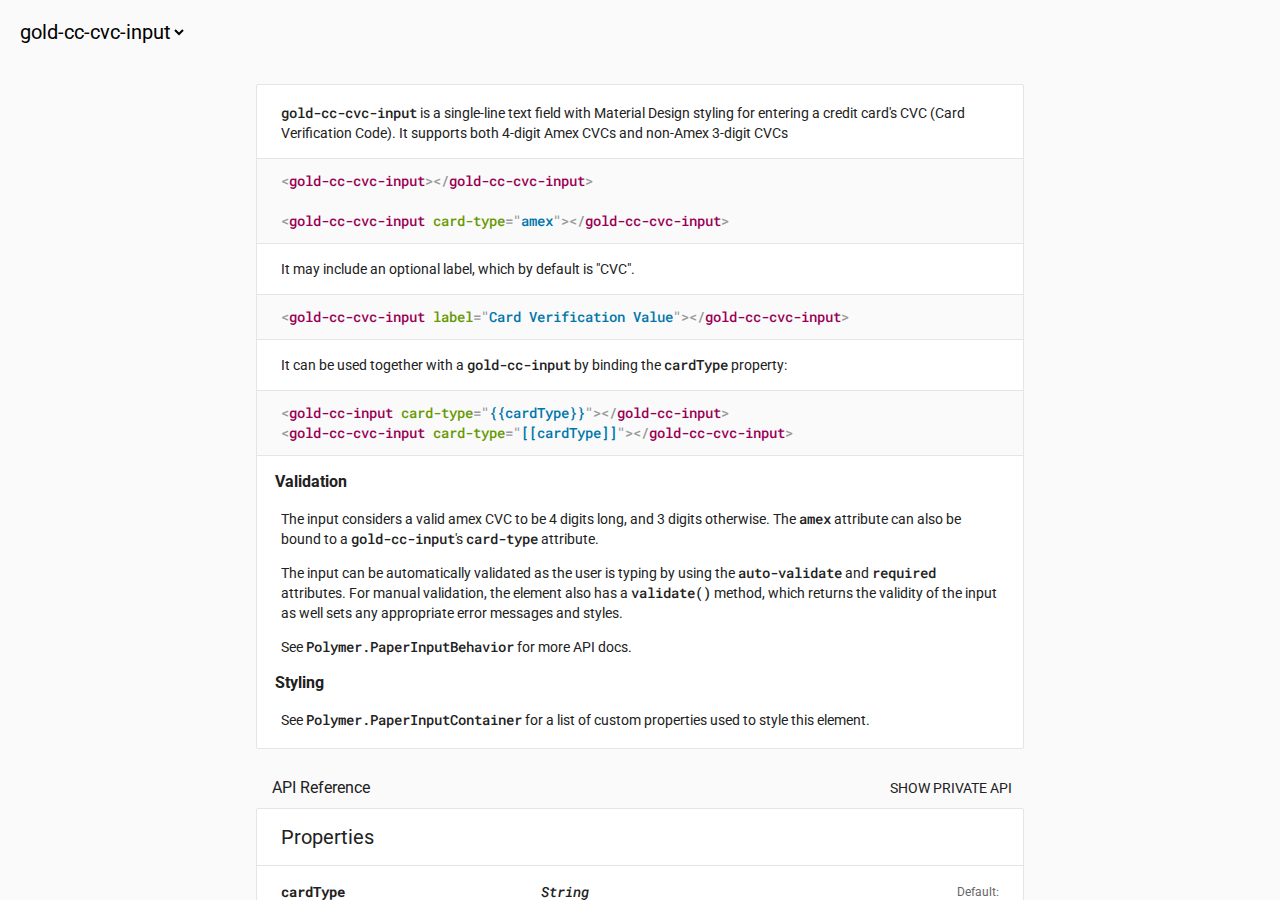
<file: bower_components/gold-cc-cvc-input/index.html>
<!doctype html>
<!--
@license
Copyright (c) 2015 The Polymer Project Authors. All rights reserved.
This code may only be used under the BSD style license found at http://polymer.github.io/LICENSE.txt
The complete set of authors may be found at http://polymer.github.io/AUTHORS.txt
The complete set of contributors may be found at http://polymer.github.io/CONTRIBUTORS.txt
Code distributed by Google as part of the polymer project is also
subject to an additional IP rights grant found at http://polymer.github.io/PATENTS.txt
-->
<html>
<head>

  <meta charset="utf-8">
  <meta name="viewport" content="width=device-width, initial-scale=1.0">

  <script src="../webcomponentsjs/webcomponents-lite.js"></script>
  <link rel="import" href="../iron-component-page/iron-component-page.html">

</head>
<body>

  <iron-component-page></iron-component-page>

</body>
</html>
</file>
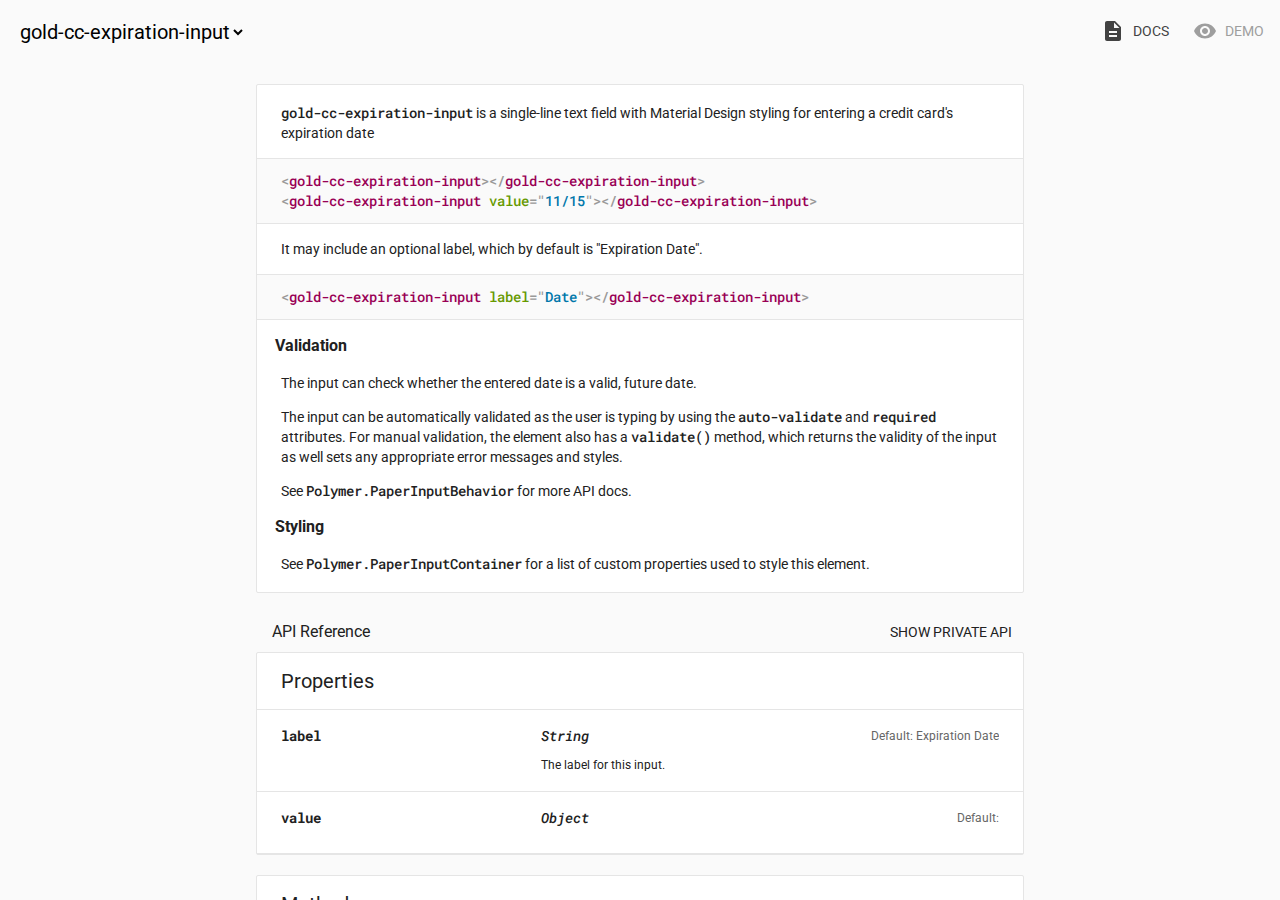
<file: bower_components/gold-cc-expiration-input/index.html>
<!doctype html>
<!--
@license
Copyright (c) 2015 The Polymer Project Authors. All rights reserved.
This code may only be used under the BSD style license found at http://polymer.github.io/LICENSE.txt
The complete set of authors may be found at http://polymer.github.io/AUTHORS.txt
The complete set of contributors may be found at http://polymer.github.io/CONTRIBUTORS.txt
Code distributed by Google as part of the polymer project is also
subject to an additional IP rights grant found at http://polymer.github.io/PATENTS.txt
-->
<html>
<head>

  <meta charset="utf-8">
  <meta name="viewport" content="width=device-width, initial-scale=1.0">

  <title>gold-cc-expiration-input</title>

  <script src="../webcomponentsjs/webcomponents-lite.js"></script>
  <link rel="import" href="../iron-component-page/iron-component-page.html">

</head>
<body>

  <iron-component-page></iron-component-page>

</body>
</html>
</file>
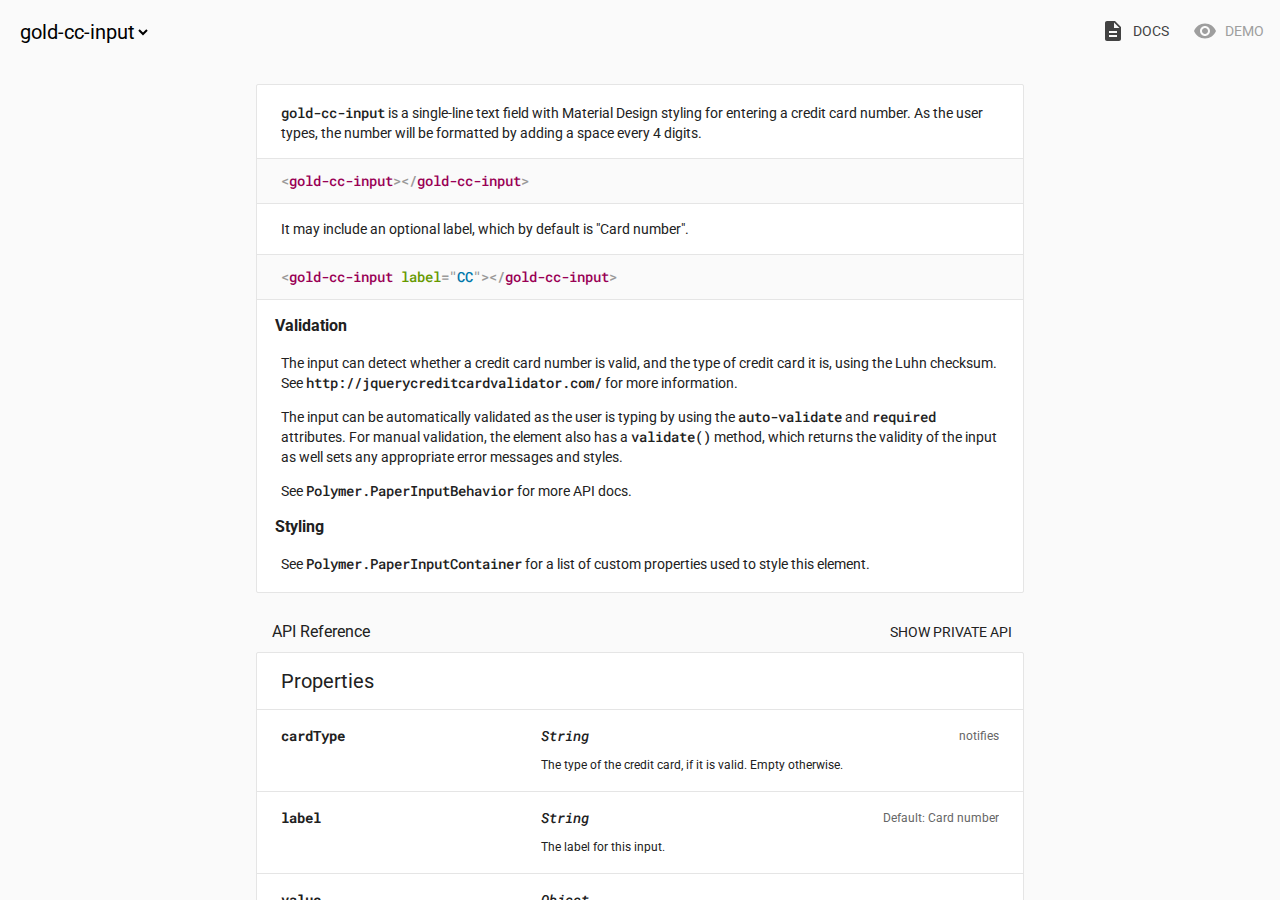
<file: bower_components/gold-cc-input/index.html>
<!doctype html>
<!--
@license
Copyright (c) 2015 The Polymer Project Authors. All rights reserved.
This code may only be used under the BSD style license found at http://polymer.github.io/LICENSE.txt
The complete set of authors may be found at http://polymer.github.io/AUTHORS.txt
The complete set of contributors may be found at http://polymer.github.io/CONTRIBUTORS.txt
Code distributed by Google as part of the polymer project is also
subject to an additional IP rights grant found at http://polymer.github.io/PATENTS.txt
-->
<html>
<head>

  <meta charset="utf-8">
  <meta name="viewport" content="width=device-width, initial-scale=1.0">

  <title>gold-cc-input</title>

  <script src="../webcomponentsjs/webcomponents-lite.js"></script>
  <link rel="import" href="../iron-component-page/iron-component-page.html">

</head>
<body>

  <iron-component-page></iron-component-page>

</body>
</html>
</file>
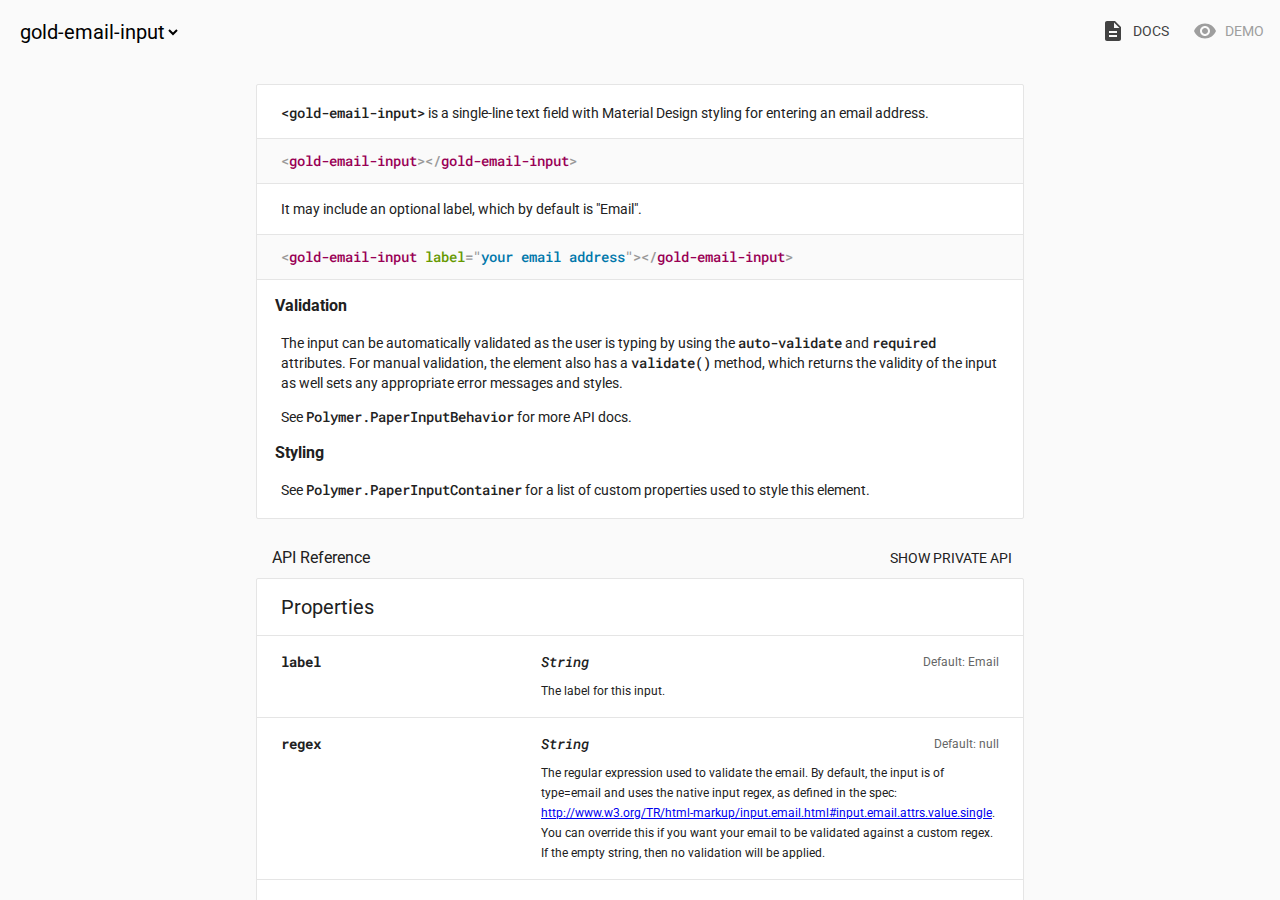
<file: bower_components/gold-email-input/index.html>
<!doctype html>
<!--
@license
Copyright (c) 2015 The Polymer Project Authors. All rights reserved.
This code may only be used under the BSD style license found at http://polymer.github.io/LICENSE.txt
The complete set of authors may be found at http://polymer.github.io/AUTHORS.txt
The complete set of contributors may be found at http://polymer.github.io/CONTRIBUTORS.txt
Code distributed by Google as part of the polymer project is also
subject to an additional IP rights grant found at http://polymer.github.io/PATENTS.txt
-->
<html>
<head>

  <meta charset="utf-8">
  <meta name="viewport" content="width=device-width, initial-scale=1.0">

  <title>gold-email-input</title>

  <script src="../webcomponentsjs/webcomponents-lite.js"></script>
  <link rel="import" href="../iron-component-page/iron-component-page.html">

</head>
<body>

  <iron-component-page></iron-component-page>

</body>
</html>
</file>
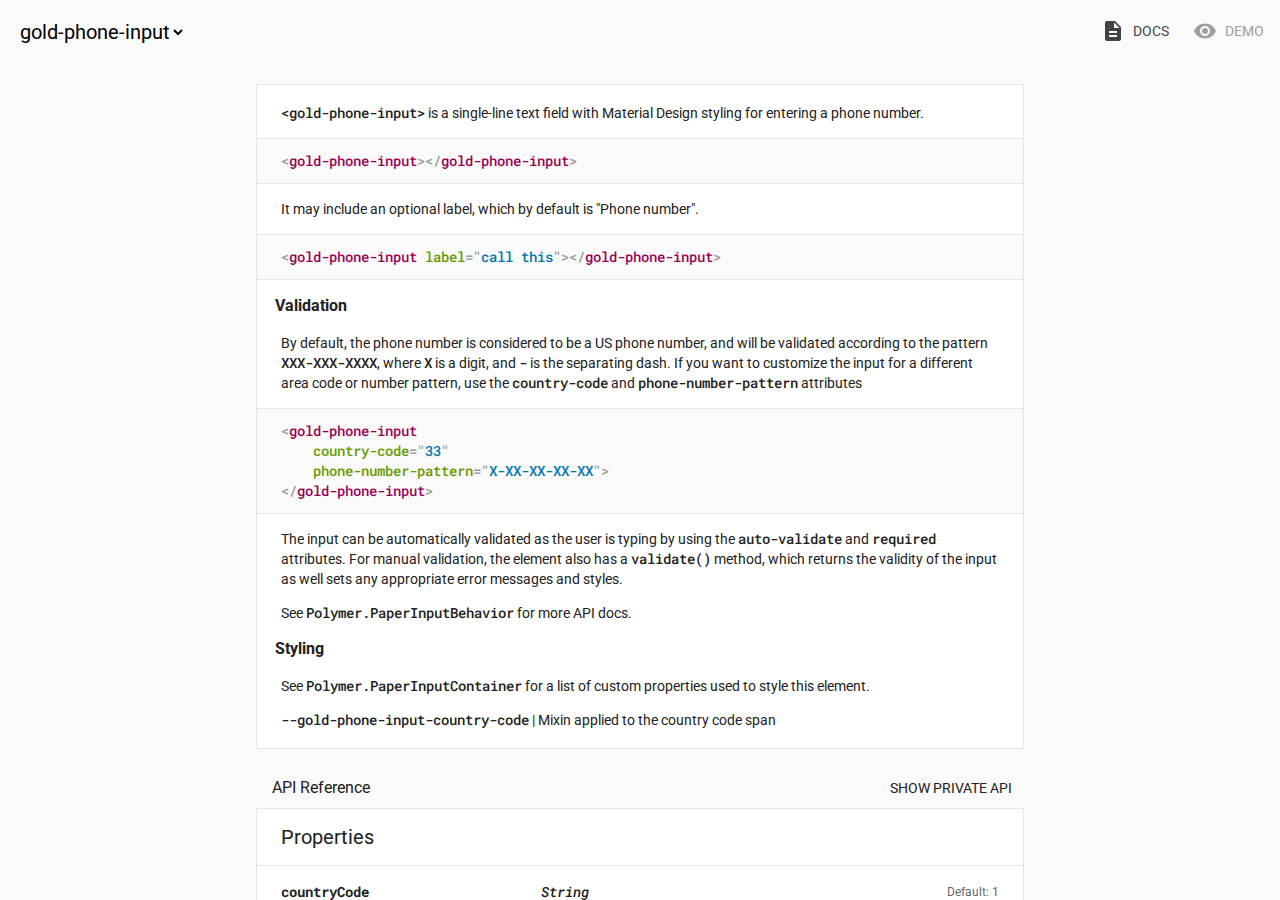
<file: bower_components/gold-phone-input/index.html>
<!doctype html>
<!--
@license
Copyright (c) 2015 The Polymer Project Authors. All rights reserved.
This code may only be used under the BSD style license found at http://polymer.github.io/LICENSE.txt
The complete set of authors may be found at http://polymer.github.io/AUTHORS.txt
The complete set of contributors may be found at http://polymer.github.io/CONTRIBUTORS.txt
Code distributed by Google as part of the polymer project is also
subject to an additional IP rights grant found at http://polymer.github.io/PATENTS.txt
-->
<html>
<head>

  <meta charset="utf-8">
  <meta name="viewport" content="width=device-width, initial-scale=1.0">

  <title>gold-phone-input</title>

  <script src="../webcomponentsjs/webcomponents-lite.js"></script>
  <link rel="import" href="../iron-component-page/iron-component-page.html">

</head>
<body>

  <iron-component-page></iron-component-page>

</body>
</html>
</file>
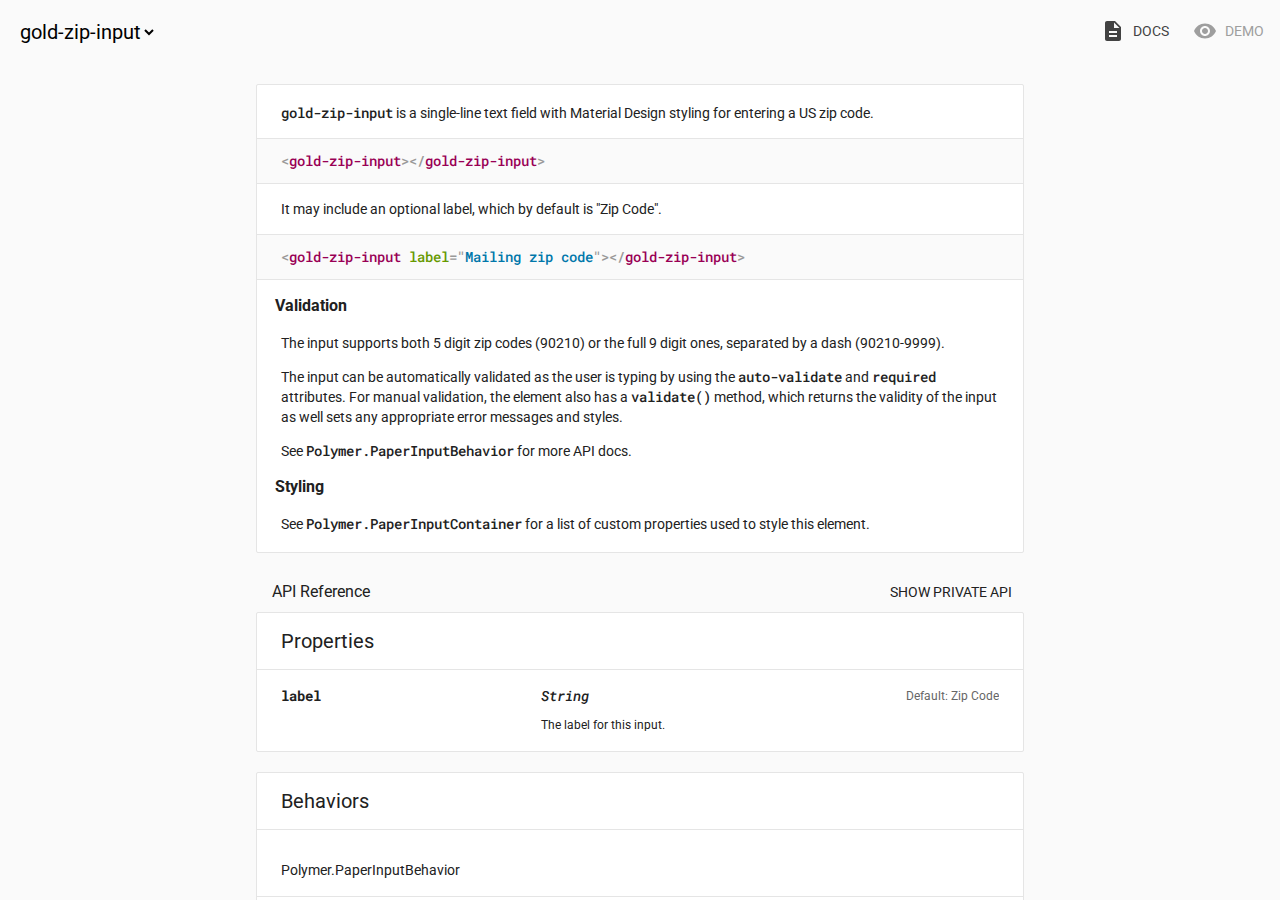
<file: bower_components/gold-zip-input/index.html>
<!doctype html>
<!--
@license
Copyright (c) 2015 The Polymer Project Authors. All rights reserved.
This code may only be used under the BSD style license found at http://polymer.github.io/LICENSE.txt
The complete set of authors may be found at http://polymer.github.io/AUTHORS.txt
The complete set of contributors may be found at http://polymer.github.io/CONTRIBUTORS.txt
Code distributed by Google as part of the polymer project is also
subject to an additional IP rights grant found at http://polymer.github.io/PATENTS.txt
-->
<html>
<head>

  <meta charset="utf-8">
  <meta name="viewport" content="width=device-width, initial-scale=1.0">

  <title>gold-zip-input</title>

  <script src="../webcomponentsjs/webcomponents-lite.js"></script>
  <link rel="import" href="../iron-component-page/iron-component-page.html">

</head>
<body>

  <iron-component-page></iron-component-page>

</body>
</html>
</file>
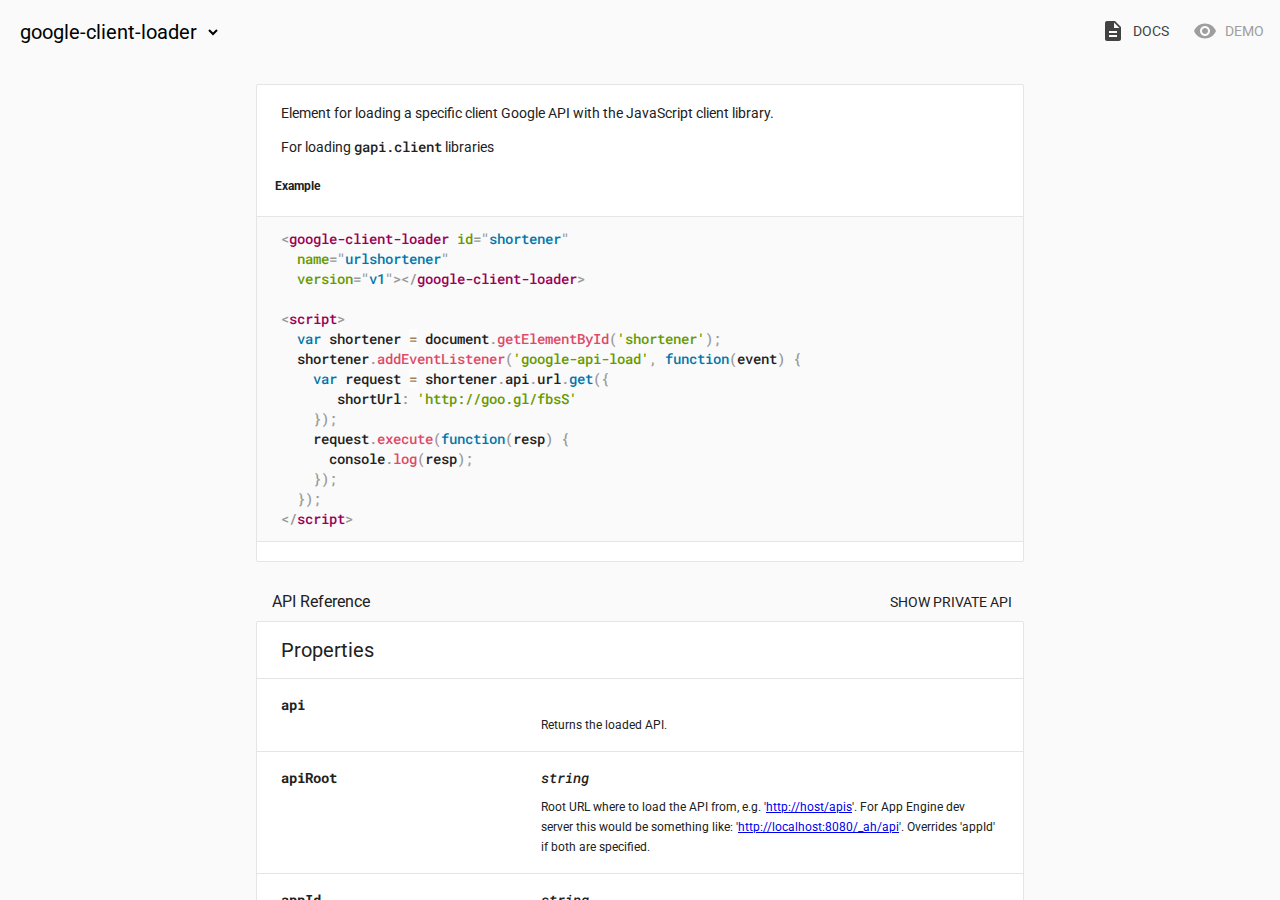
<file: bower_components/google-apis/index.html>
<!doctype html>
<!-- Copyright (c) 2015 Google Inc. All rights reserved. -->
<html>
<head>

  <script src="../webcomponentsjs/webcomponents-lite.js"></script>
  <link rel="import" href="../iron-component-page/iron-component-page.html">

</head>
<body>

  <iron-component-page></iron-component-page>

</body>
</html>
</file>
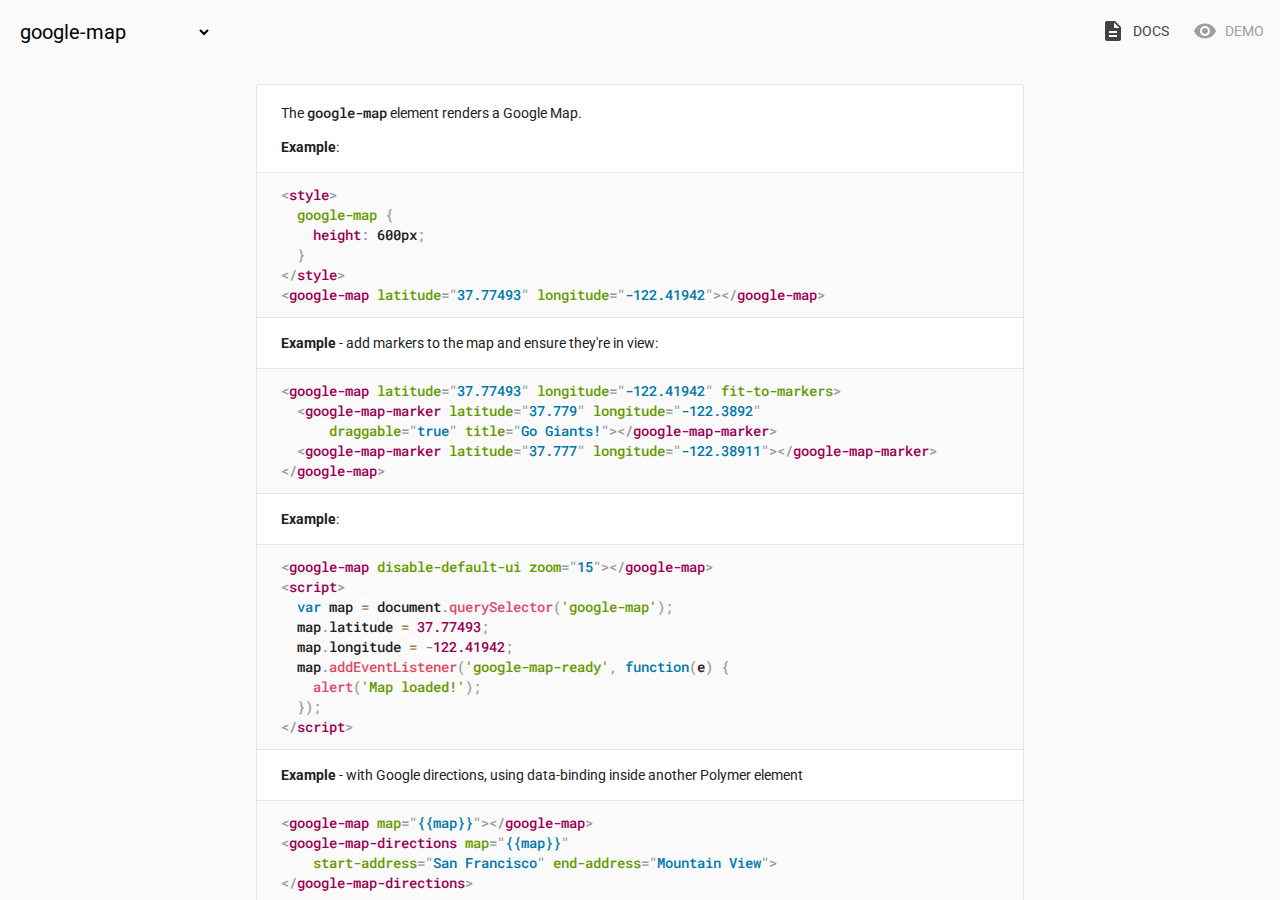
<file: bower_components/google-map/index.html>
<!doctype html>
<!-- Copyright (c) 2014 Google Inc. All rights reserved. -->
<html>
<head>

  <script src="../webcomponentsjs/webcomponents-lite.js"></script>
  <link rel="import" href="../iron-component-page/iron-component-page.html">

</head>
<body>
<!-- FIXME rename sources to src,no multiple sources in iron-component-page yet-->
  <iron-component-page sources='["google-map.html", "google-map-directions.html", "google-map-search.html"]'></iron-component-page>
</body>
</html>
</file>
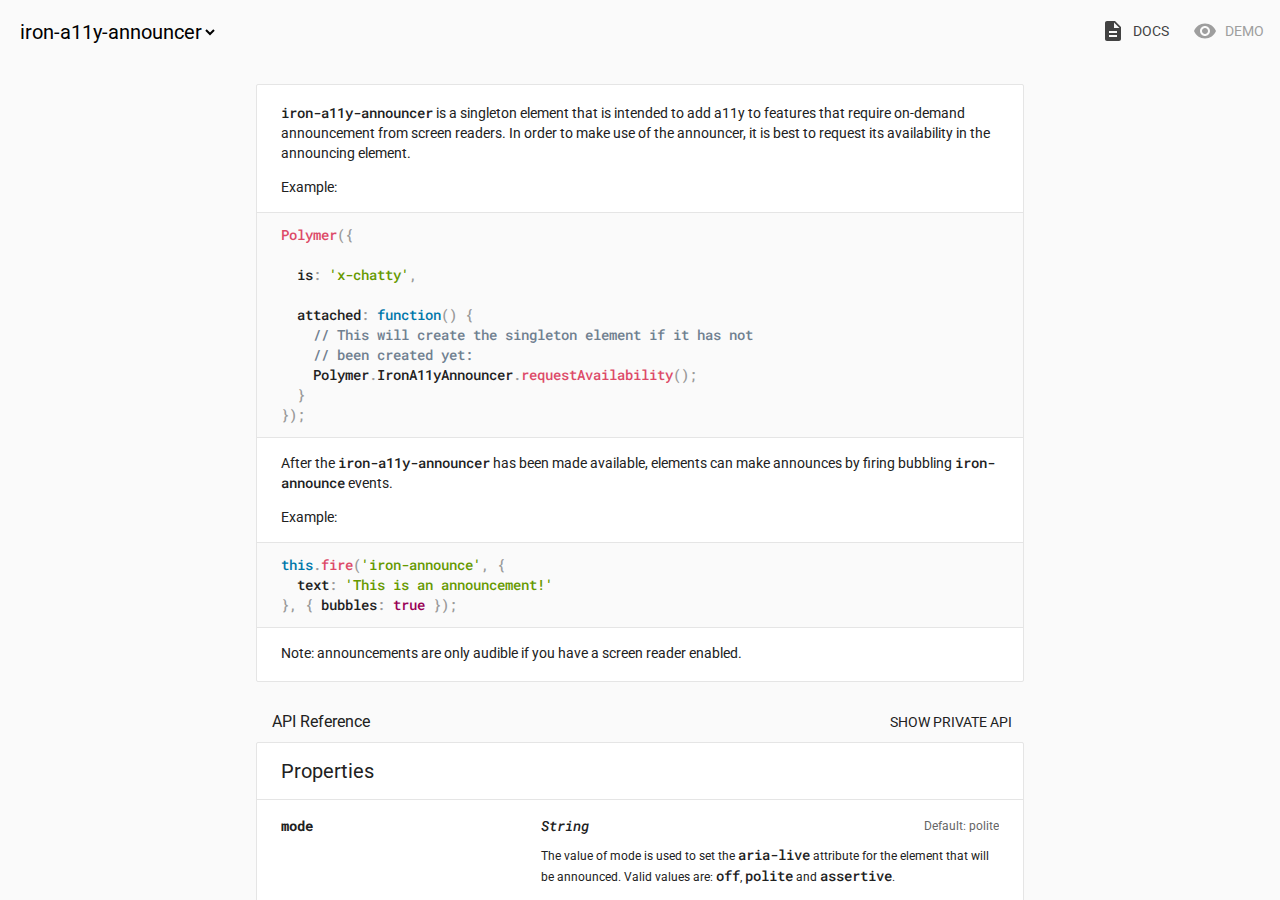
<file: bower_components/iron-a11y-announcer/index.html>
<!doctype html>
<!--
@license
Copyright (c) 2015 The Polymer Project Authors. All rights reserved.
This code may only be used under the BSD style license found at http://polymer.github.io/LICENSE.txt
The complete set of authors may be found at http://polymer.github.io/AUTHORS.txt
The complete set of contributors may be found at http://polymer.github.io/CONTRIBUTORS.txt
Code distributed by Google as part of the polymer project is also
subject to an additional IP rights grant found at http://polymer.github.io/PATENTS.txt
-->

<html>
<head>

  <title>iron-a11y-announcer</title>
  <meta charset="utf-8">
  <meta name="viewport" content="width=device-width, initial-scale=1.0">

  <script src="../webcomponentsjs/webcomponents-lite.js"></script>
  <link rel="import" href="../iron-component-page/iron-component-page.html">

</head>
<body>

  <iron-component-page></iron-component-page>

</body>
</html>
</file>
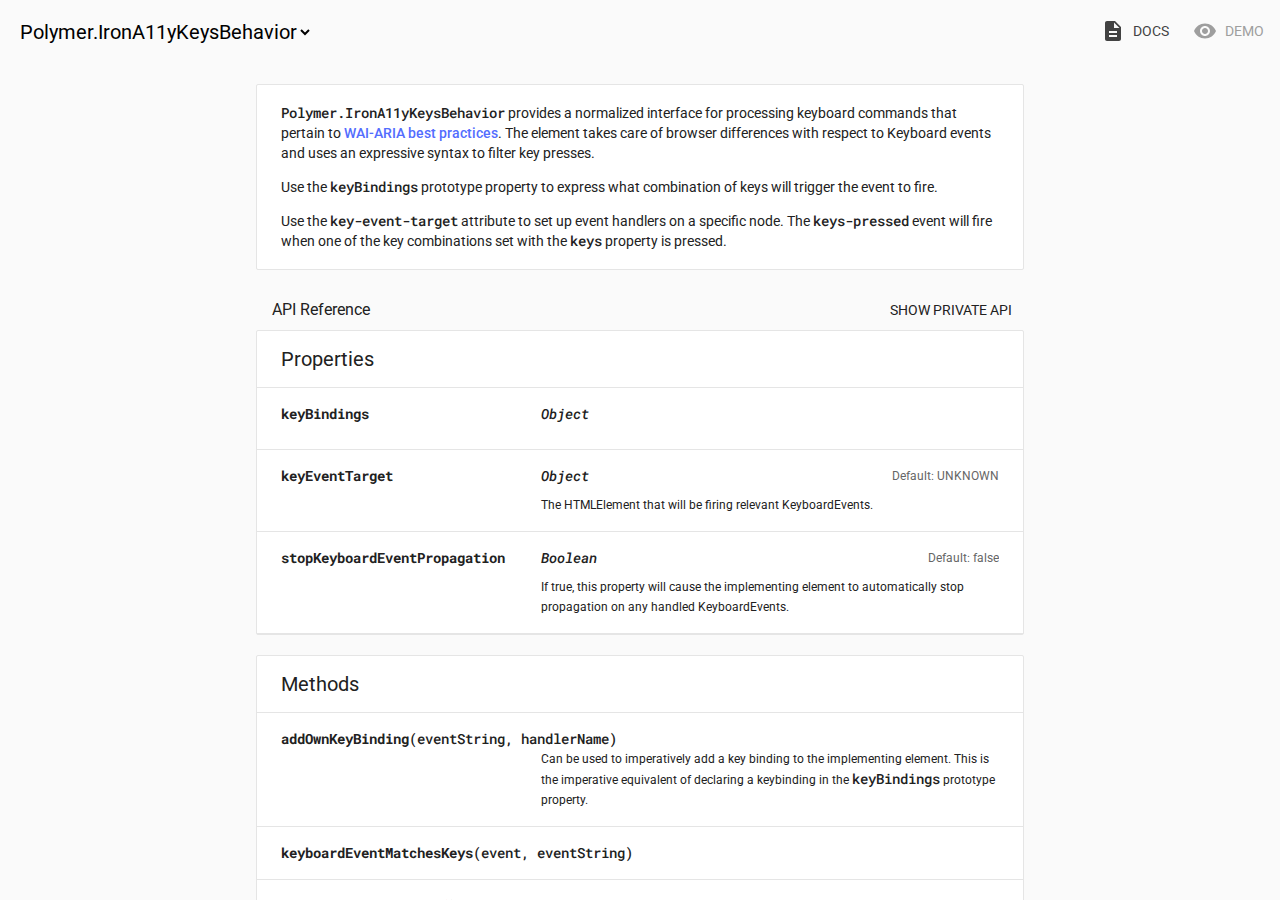
<file: bower_components/iron-a11y-keys-behavior/index.html>
<!doctype html>
<!--
@license
Copyright (c) 2015 The Polymer Project Authors. All rights reserved.
This code may only be used under the BSD style license found at http://polymer.github.io/LICENSE
The complete set of authors may be found at http://polymer.github.io/AUTHORS
The complete set of contributors may be found at http://polymer.github.io/CONTRIBUTORS
Code distributed by Google as part of the polymer project is also
subject to an additional IP rights grant found at http://polymer.github.io/PATENTS
-->
<html>
<head>

  <title>iron-a11y-keys-behavior</title>
  <script src="../webcomponentsjs/webcomponents-lite.js"></script>
  <link rel="import" href="../iron-component-page/iron-component-page.html">

</head>
<body>

  <iron-component-page></iron-component-page>

</body>
</html>
</file>
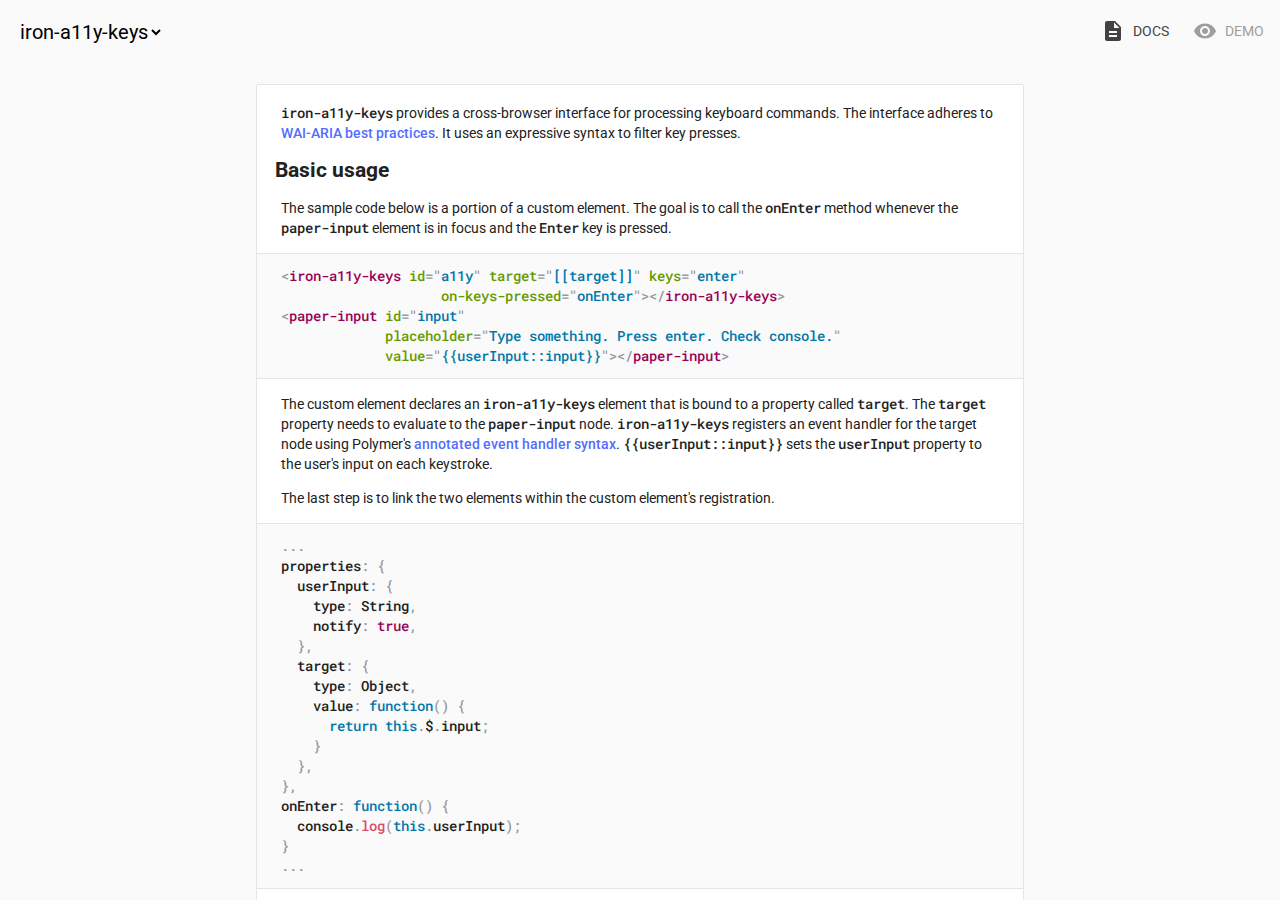
<file: bower_components/iron-a11y-keys/index.html>
<!doctype html>
<!--
@license
Copyright (c) 2015 The Polymer Project Authors. All rights reserved.
This code may only be used under the BSD style license found at http://polymer.github.io/LICENSE
The complete set of authors may be found at http://polymer.github.io/AUTHORS
The complete set of contributors may be found at http://polymer.github.io/CONTRIBUTORS
Code distributed by Google as part of the polymer project is also
subject to an additional IP rights grant found at http://polymer.github.io/PATENTS
-->
<html>
<head>

  <title>iron-a11y-keys</title>
  <script src="../webcomponentsjs/webcomponents-lite.js"></script>
  <link rel="import" href="../iron-component-page/iron-component-page.html">

</head>
<body>

  <iron-component-page></iron-component-page>

</body>
</html>
</file>
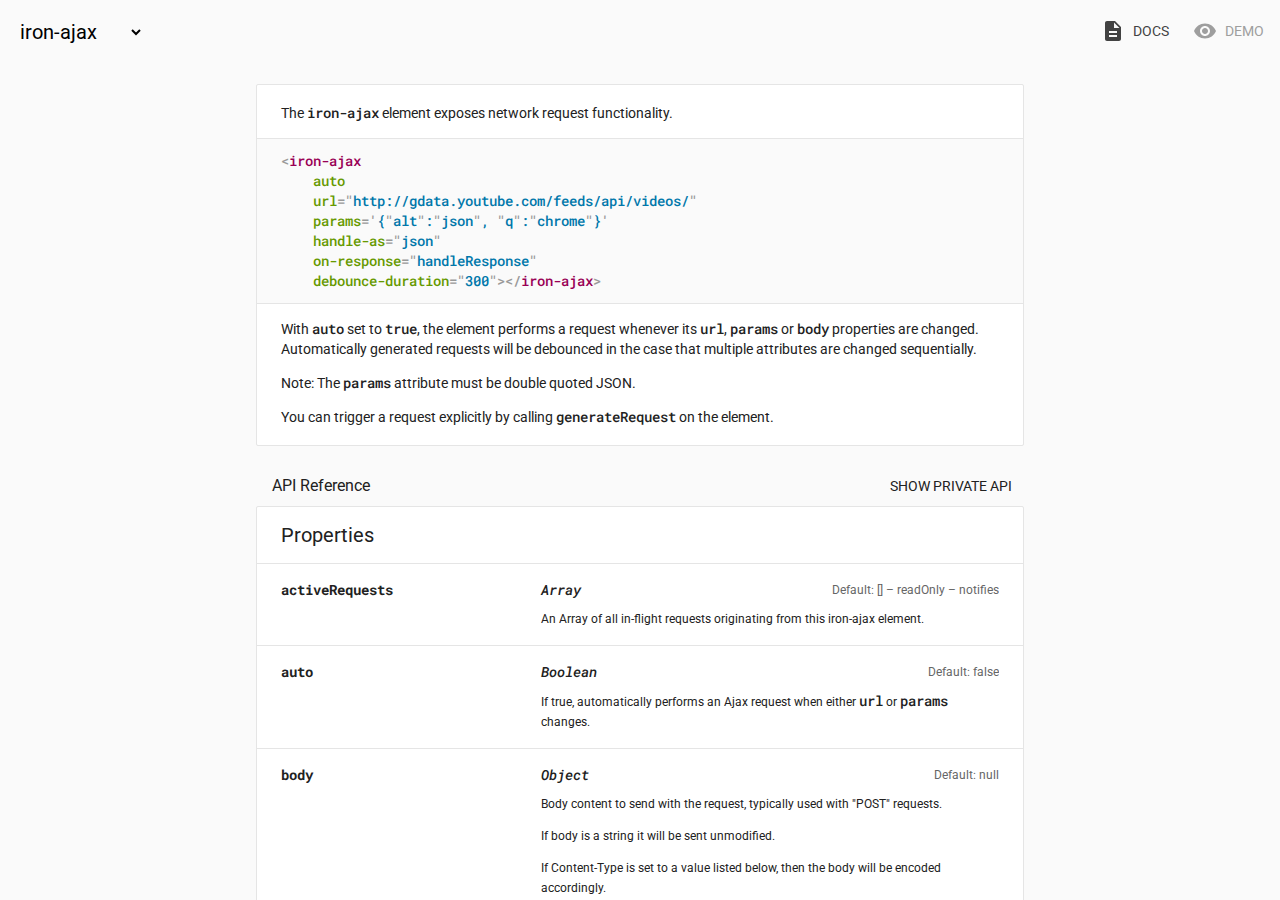
<file: bower_components/iron-ajax/index.html>
<!doctype html>
<!--
Copyright (c) 2015 The Polymer Project Authors. All rights reserved.
This code may only be used under the BSD style license found at http://polymer.github.io/LICENSE
The complete set of authors may be found at http://polymer.github.io/AUTHORS
The complete set of contributors may be found at http://polymer.github.io/CONTRIBUTORS
Code distributed by Google as part of the polymer project is also
subject to an additional IP rights grant found at http://polymer.github.io/PATENTS
-->
<html>
<head>

  <title>iron-ajax</title>
  <meta charset="utf-8">
  <meta name="viewport" content="width=device-width, initial-scale=1.0">

  <script src="../webcomponentsjs/webcomponents-lite.js"></script>
  <link rel="import" href="../iron-component-page/iron-component-page.html">

</head>
<body>

  <iron-component-page></iron-component-page>

</body>
</html>
</file>
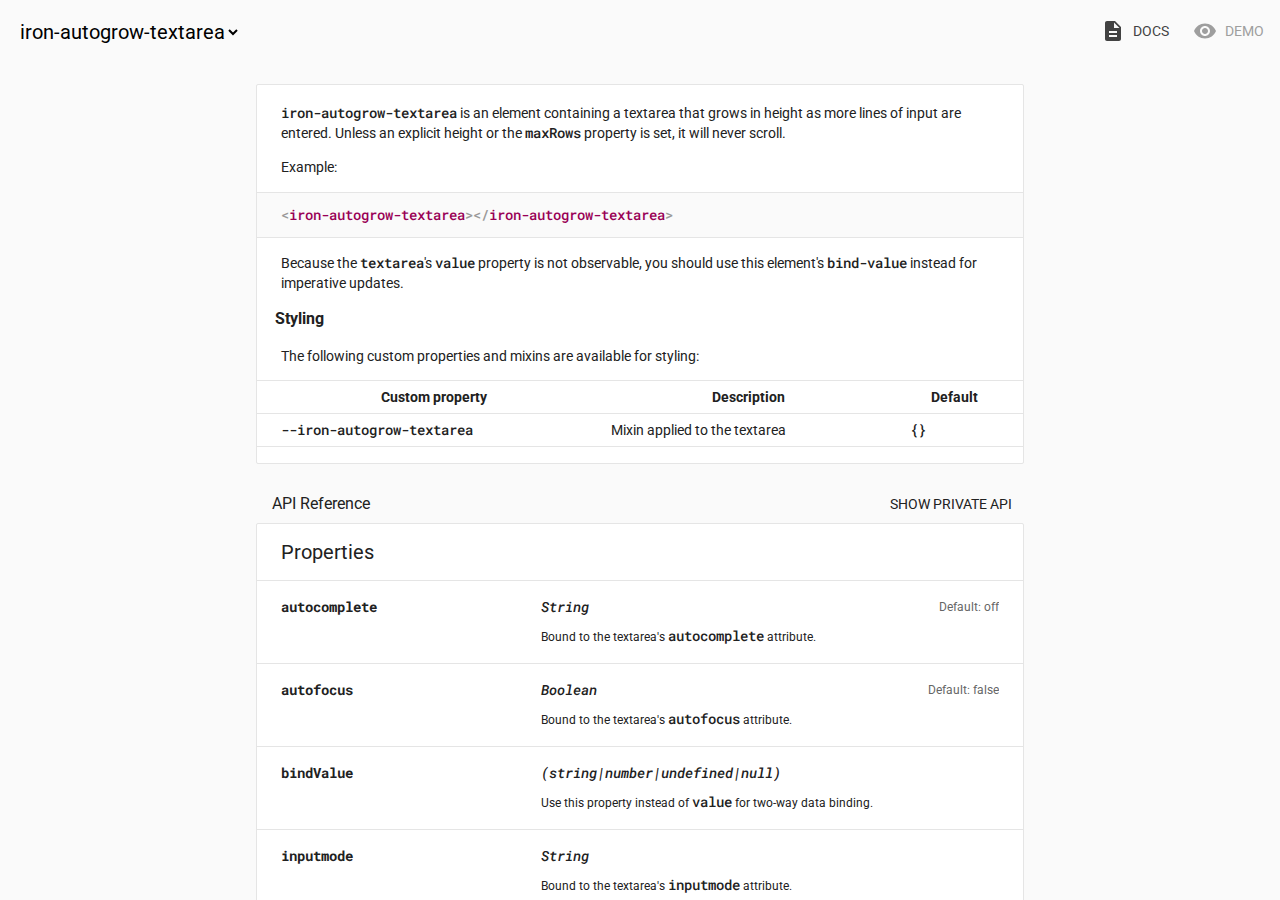
<file: bower_components/iron-autogrow-textarea/index.html>
<!doctype html>
<!--
@license
Copyright (c) 2015 The Polymer Project Authors. All rights reserved.
This code may only be used under the BSD style license found at http://polymer.github.io/LICENSE.txt
The complete set of authors may be found at http://polymer.github.io/AUTHORS.txt
The complete set of contributors may be found at http://polymer.github.io/CONTRIBUTORS.txt
Code distributed by Google as part of the polymer project is also
subject to an additional IP rights grant found at http://polymer.github.io/PATENTS.txt
-->
<html>
  <head>

    <meta charset="utf-8">
    <meta name="viewport" content="width=device-width, minimum-scale=1.0, initial-scale=1.0, user-scalable=yes">

    <title>iron-autogrow-textarea</title>

    <script src="../webcomponentsjs/webcomponents-lite.js"></script>

    <link rel="import" href="../polymer/polymer.html">
    <link rel="import" href="../iron-component-page/iron-component-page.html">

  </head>
  <body>

    <iron-component-page></iron-component-page>

  </body>
</html>
</file>
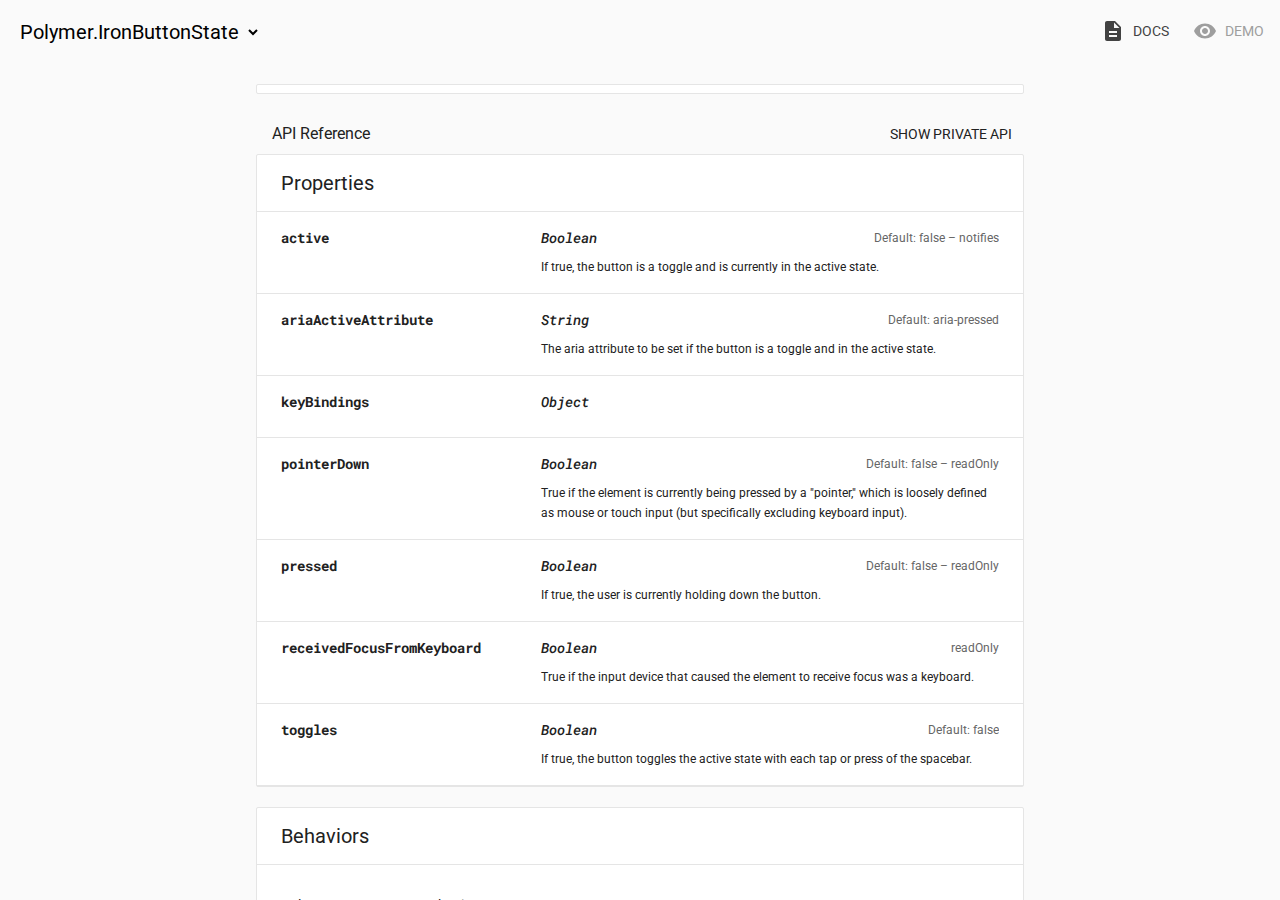
<file: bower_components/iron-behaviors/index.html>
<!doctype html>
<!--
@license
Copyright (c) 2015 The Polymer Project Authors. All rights reserved.
This code may only be used under the BSD style license found at http://polymer.github.io/LICENSE.txt
The complete set of authors may be found at http://polymer.github.io/AUTHORS.txt
The complete set of contributors may be found at http://polymer.github.io/CONTRIBUTORS.txt
Code distributed by Google as part of the polymer project is also
subject to an additional IP rights grant found at http://polymer.github.io/PATENTS.txt
-->
<html>
<head>

  <title>Iron Behaviors</title>
  <meta charset="utf-8">
  <meta name="viewport" content="width=device-width, initial-scale=1.0">

  <script src="../webcomponentsjs/webcomponents-lite.js"></script>
  <link rel="import" href="../iron-component-page/iron-component-page.html">

</head>
<body>

  <iron-component-page src="iron-button-state.html"></iron-component-page>

</body>
</html>
</file>
